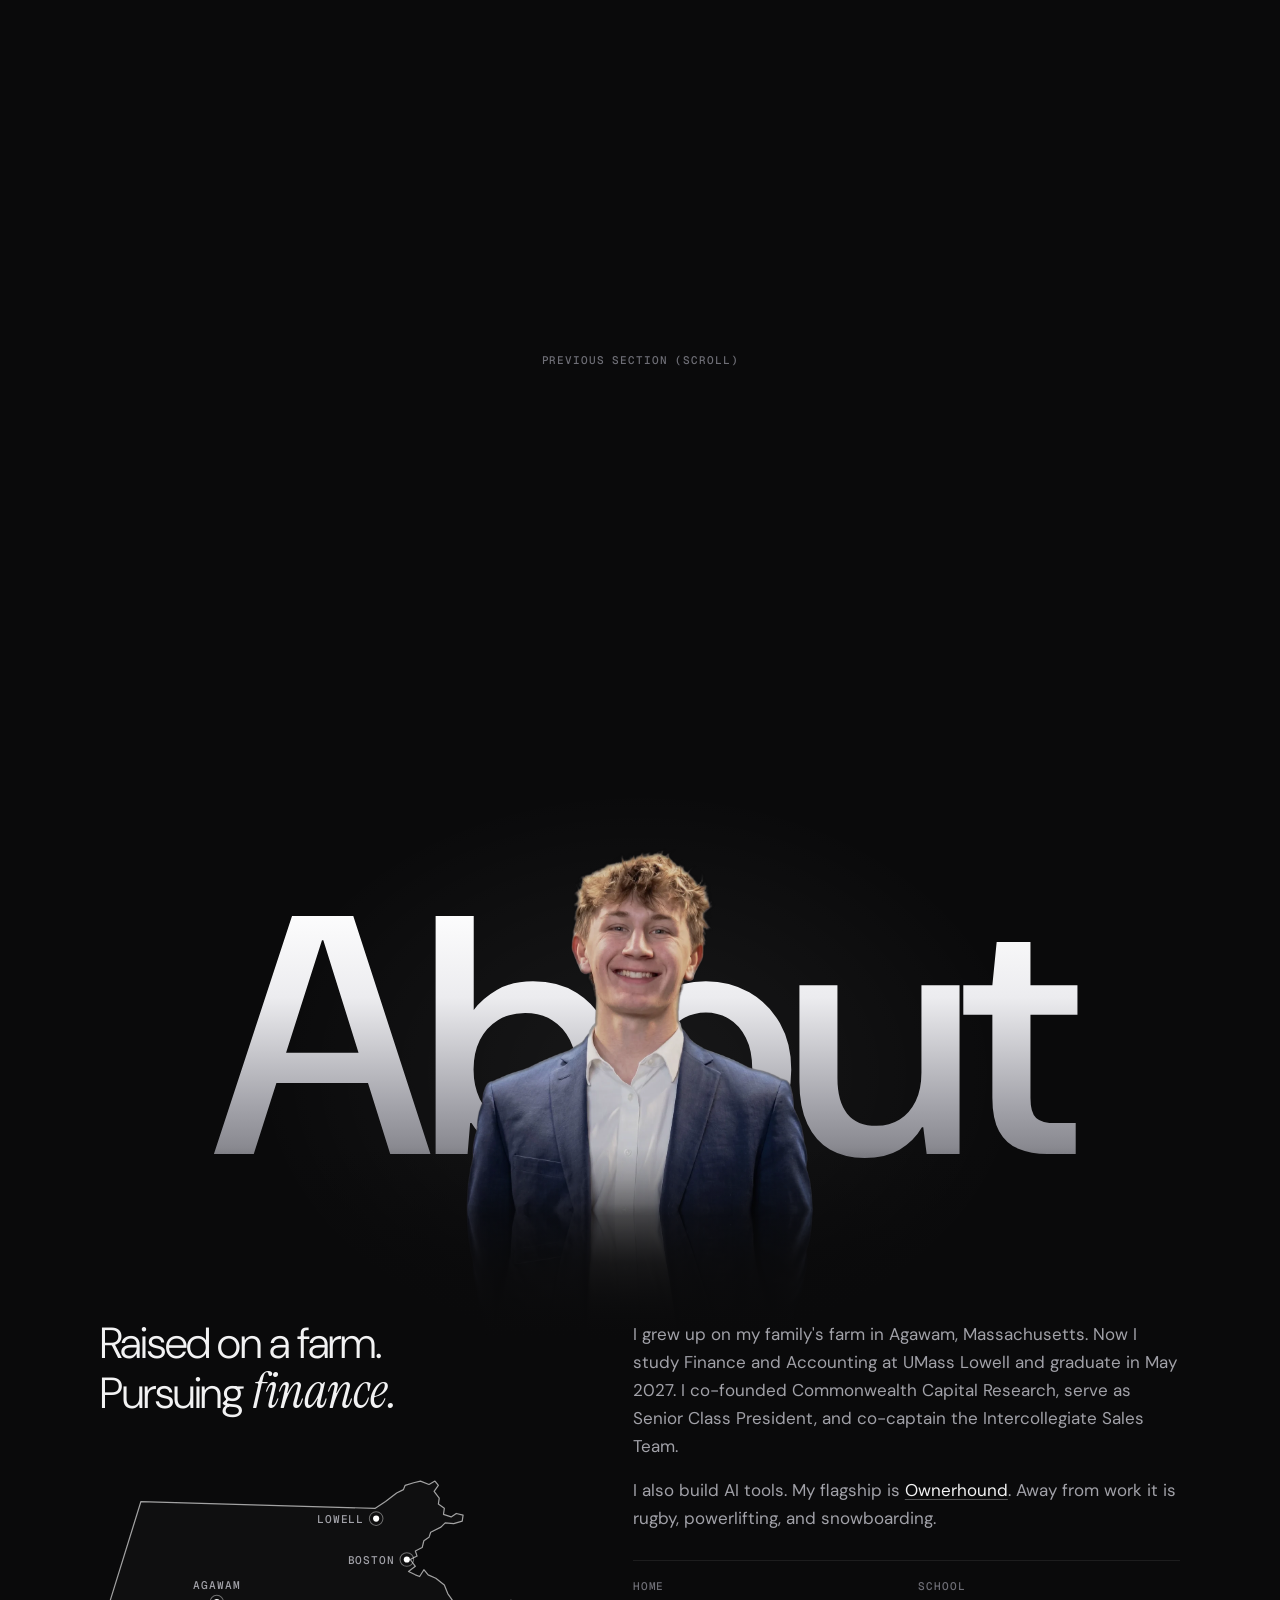
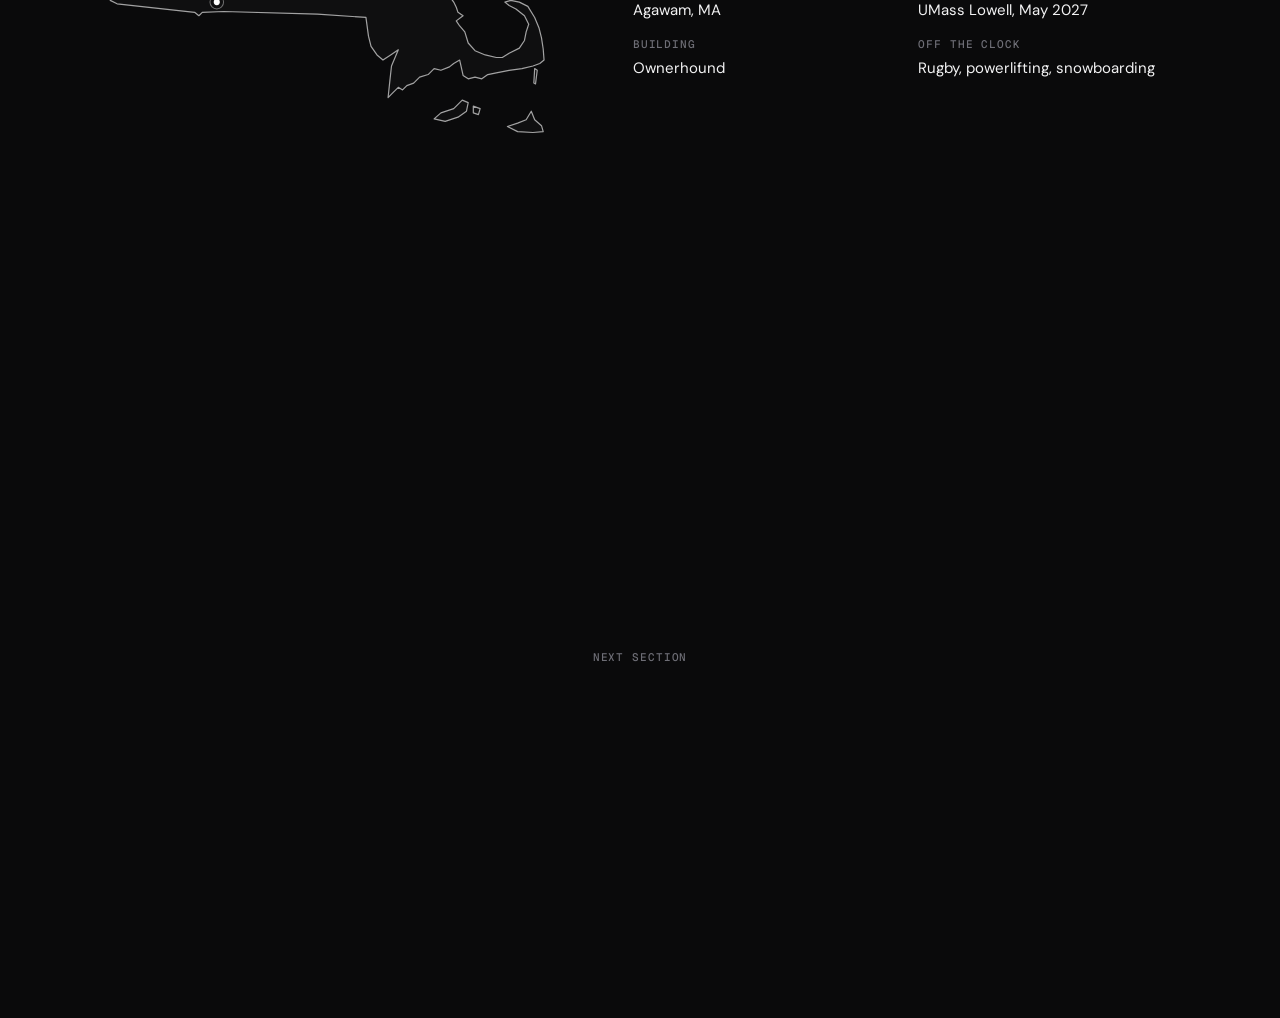
<file: sections/about/demo.html>
<!doctype html>
<html lang="en">
<head>
<meta charset="utf-8">
<meta name="viewport" content="width=device-width, initial-scale=1">
<title>About demo</title>
<!-- Resolve every path from the repo root, so the fragment's img/about/... paths work here as they will in index.html -->
<base href="../../">
<link rel="stylesheet" href="site.css">
<link rel="preconnect" href="https://fonts.googleapis.com">
<link rel="preconnect" href="https://fonts.gstatic.com" crossorigin>
<link href="https://fonts.googleapis.com/css2?family=Instrument+Serif:ital@0;1&display=swap" rel="stylesheet">
<link rel="stylesheet" href="sections/about/section.css">
<style>
  /* Demo only: neighbours above and below, to show the section entering on scroll and melting into black */
  html, body { background: #0a0a0b; }
  .demo-solo .demo-gap { display: none; }
  .demo-gap { min-height: 80vh; display: grid; place-items: center; color: #6e6e76; font: 500 11px/1 var(--mono); letter-spacing: .08em; text-transform: uppercase; }
</style>
<script>/* ?solo hides the neighbours, for screenshots */ if (/solo|st-poster/.test(location.search)) document.documentElement.classList.add("demo-solo");</script>
</head>
<body>
<div class="demo-gap">Previous section (scroll)</div>

<!-- Fragment: sections/about/section.html -->
<section id="about" class="ab" aria-labelledby="ab-title">
  <div class="ab-stage">
    <h2 class="ab-word" id="ab-title">About</h2>
    <figure class="ab-figure">
      <!-- Placeholder until img/about/cole-suit-cutout.webp exists; section.js hides it once the photo loads -->
      <svg class="ab-ph" viewBox="0 0 400 760" role="img" aria-label="Placeholder silhouette, photo coming soon">
        <defs>
          <linearGradient id="ab-ph-fill" x1="0" y1="0" x2="0" y2="1">
            <stop offset="0" stop-color="#4a4a52"/>
            <stop offset=".55" stop-color="#2a2a30"/>
            <stop offset="1" stop-color="#18181b"/>
          </linearGradient>
        </defs>
        <g fill="url(#ab-ph-fill)" stroke="rgb(255 255 255 / .28)" stroke-width="2" stroke-dasharray="7 7">
          <path d="M172 176 C138 188 96 196 72 220 C48 244 42 292 40 344 L30 560 C28 602 34 642 44 684 L58 760 L342 760 L356 684 C366 642 372 602 370 560 L360 344 C358 292 352 244 328 220 C304 196 262 188 228 176 Z"/>
          <ellipse cx="200" cy="96" rx="54" ry="66"/>
        </g>
        <path d="M176 182 L200 300 L224 182 Z" fill="#5a5a62"/>
        <path d="M194 194 L206 194 L212 282 L200 304 L188 282 Z" fill="#1c1c20"/>
        <path d="M168 180 L200 318 M232 180 L200 318" stroke="#1a1a1e" stroke-width="3" fill="none"/>
        <text x="200" y="440" text-anchor="middle" class="ab-ph-label">PHOTO SLOT</text>
        <text x="200" y="466" text-anchor="middle" class="ab-ph-label ab-ph-label--sub">cole-suit-cutout.webp</text>
      </svg>
      <picture>
        <source media="(max-width: 700px)" srcset="img/about/cole-suit-cutout-sm.webp">
        <img class="ab-photo" src="img/about/cole-suit-cutout.webp" alt="Cole Stepanik in a suit" decoding="async" loading="lazy">
      </picture>
    </figure>
  </div>

  <!-- DRAFT copy, awaiting Cole's approval (see sections/about/NOTES.md) -->
  <div class="ab-body">
    <div class="ab-left">
      <p class="ab-lead">Raised on a farm. Pursuing <em>finance.</em></p>
      <!-- Massachusetts, traced from Cole's reference outline; the towns are placed by a lon/lat fit to six landmarks on it -->
      <svg class="ab-map" viewBox="40 145 535 322" role="img" aria-label="Map of Massachusetts marking Agawam, Lowell and Boston">
        <g class="ab-ma">
          <path d="M88 182 L363 190 L375 182 L388 172 L396 168 L398 163 L408 160 L416 158 L426 162 L433 158 L437 163 L432 170 L438 178 L437 185 L444 190 L443 197 L452 200 L458 196 L466 198 L465 205 L455 208 L445 207 L440 212 L428 218 L426 224 L420 228 L418 236 L410 240 L412 246 L404 250 L410 258 L402 264 L410 268 L415 270 L420 262 L425 268 L434 272 L444 280 L448 290 L455 300 L458 306 L460 312 L466 316 L458 322 L462 328 L468 335 L472 348 L480 357 L492 362 L505 365 L512 365 L520 360 L532 354 L538 345 L540 335 L543 326 L538 316 L528 308 L520 304 L515 300 L522 298 L532 300 L542 305 L550 318 L555 330 L558 342 L560 355 L561 368 L556 372 L548 375 L535 378 L520 380 L505 383 L495 385 L488 390 L480 388 L472 390 L466 386 L462 368 L455 372 L450 376 L440 380 L432 378 L425 385 L415 388 L408 395 L400 398 L395 403 L390 400 L382 408 L378 412 L380 393 L382 375 L390 356 L381 362 L372 368 L365 362 L358 352 L355 340 L352 318 L295 314 L185 311 L160 312 L156 316 L151 312 L60 302 L52 298 Z"/>
          <path d="M432 437 L440 430 L455 425 L465 415 L472 418 L470 428 L460 435 L445 440 Z"/>
          <path d="M478 422 L486 425 L484 432 L478 430 Z"/>
          <path d="M518 446 L530 442 L540 438 L546 428 L550 438 L558 445 L560 452 L548 453 L530 452 Z"/>
          <path d="M550 378 L553 380 L551 396 L549 395 Z"/>
        </g>
        <g class="ab-pin" style="--d:0s"><circle class="ab-ring" cx="177" cy="300" r="8"/><circle cx="177" cy="300" r="3.6"/><text x="177" y="285" text-anchor="middle">Agawam</text></g>
        <g class="ab-pin" style="--d:.6s"><circle class="ab-ring" cx="364" cy="202" r="8"/><circle cx="364" cy="202" r="3.6"/><text x="350" y="207" text-anchor="end">Lowell</text></g>
        <g class="ab-pin" style="--d:1.2s"><circle class="ab-ring" cx="400" cy="250" r="8"/><circle cx="400" cy="250" r="3.6"/><text x="386" y="255" text-anchor="end">Boston</text></g>
      </svg>
    </div>
    <div class="ab-text">
      <p>I grew up on my family's farm in Agawam, Massachusetts. Now I study Finance and Accounting at UMass Lowell and graduate in May 2027. I co-founded Commonwealth Capital Research, serve as Senior Class President, and co-captain the Intercollegiate Sales Team.</p>
      <p>I also build AI tools. My flagship is <a href="https://ownerhound.com" target="_blank" rel="noopener">Ownerhound</a>. Away from work it is rugby, powerlifting, and snowboarding.</p>
      <dl class="ab-facts">
        <div><dt>Home</dt><dd>Agawam, MA</dd></div>
        <div><dt>School</dt><dd>UMass Lowell, May 2027</dd></div>
        <div><dt>Building</dt><dd>Ownerhound</dd></div>
        <div><dt>Off the clock</dt><dd>Rugby, powerlifting, snowboarding</dd></div>
      </dl>
    </div>
  </div>
</section>

<div class="demo-gap">Next section</div>
<script src="sections/about/section.js"></script>
</body>
</html>
</file>
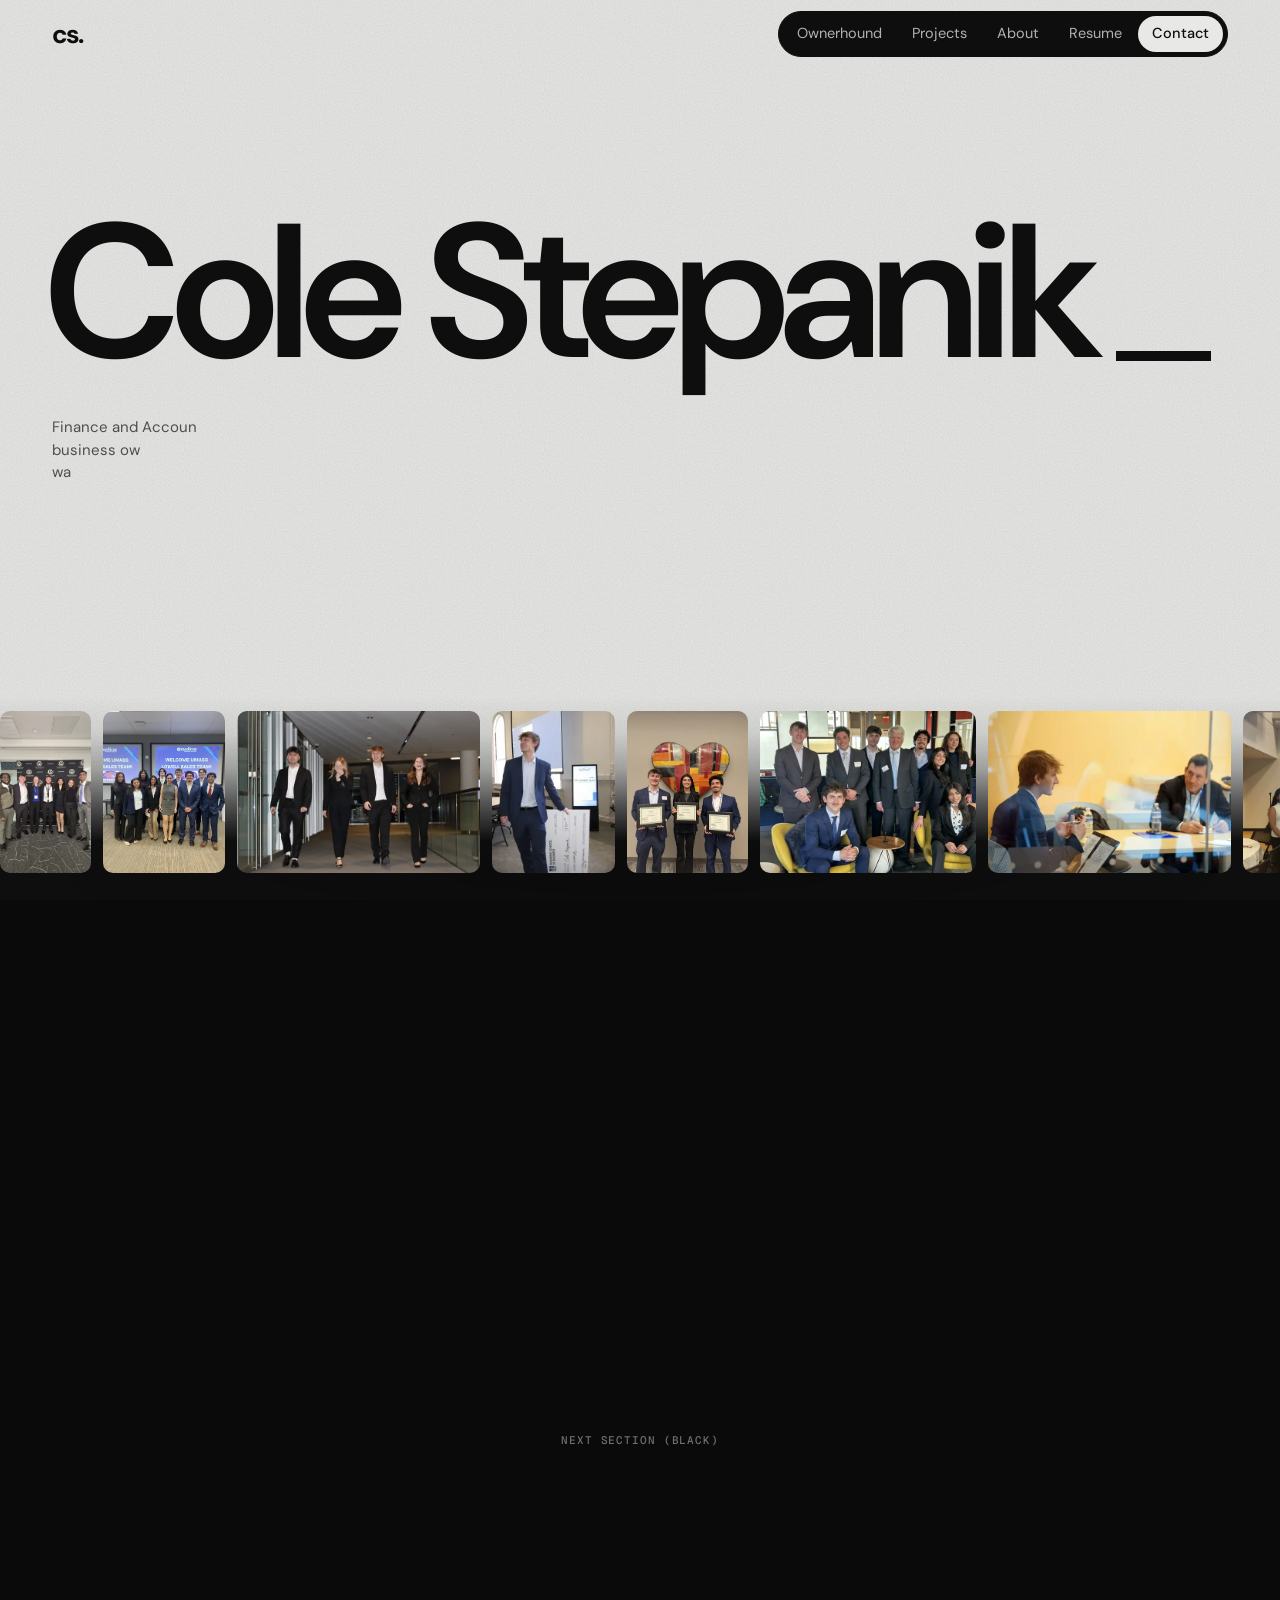
<file: sections/hero/demo.html>
<!doctype html>
<html lang="en">
<head>
<meta charset="utf-8">
<meta name="viewport" content="width=device-width, initial-scale=1">
<title>Hero demo</title>
<!-- Resolve every path from the repo root, as in index.html -->
<base href="../../">
<link rel="preload" href="fonts/dm-sans.woff2" as="font" type="font/woff2" crossorigin>
<link rel="stylesheet" href="site.css">
<link rel="stylesheet" href="sections/hero/section.css">
<style>
  /* Demo only: a black next section, to show the band bridging into the dark page */
  .demo-next { min-height: 120vh; display: grid; place-items: center; background: #0a0a0b; color: #6e6e76; font: 500 11px/1 var(--mono); letter-spacing: .08em; text-transform: uppercase; }
</style>
</head>
<body>
<div class="progress" aria-hidden="true"></div>
<!-- Same nav markup as index.html -->
<header class="nav nav--pill nav-on-light" id="nav">
  <div class="wrap">
    <a class="brand" href="#top" aria-label="Cole Stepanik, home">cs.</a>
    <nav class="nav-pill" aria-label="Primary">
      <a href="#ownerhound">Ownerhound</a>
      <a href="#work" class="hide-sm">Projects</a>
      <a href="#about" class="hide-sm">About</a>
      <a href="#resume">Resume</a>
      <a href="#contact" class="nav-cta">Contact</a>
    </nav>
  </div>
</header>
<main id="top">
<!-- Pasted from sections/hero/section.html. Regenerate this block if the fragment changes. -->
<!-- Hero: type only on light concrete. Huge name, the lede, "Let's talk" with the email, and a black band with the headline scrolling sideways. Styles: sections/hero/section.css, script: sections/hero/section.js -->
<section class="hx" id="hero" aria-labelledby="hx-title">
  <!-- Hide the text before the first paint so it can be typed in (section.js). Skipped under reduced motion; a fallback timer shows it if the script never runs. -->
  <script>(function(h){if(!window.matchMedia||matchMedia('(prefers-reduced-motion: reduce)').matches)return;h.classList.add('hx-will-type');setTimeout(function(){if(!h.classList.contains('hx-typing'))h.classList.remove('hx-will-type')},3000)})(document.getElementById('hero'))</script>
  <div class="hx-grain" aria-hidden="true"></div>

  <div class="hx-inner">
    <h1 class="hx-title" id="hx-title"><span class="hx-name"><span>Cole</span> <span>Stepanik</span></span><span class="hx-sr"> does the work, then automates it.</span></h1>
    <div class="hx-sub">
      <p class="hx-lede">Finance and Accounting senior at UMass Lowell. I cold call business owners for a search fund, so I built the workspace I wanted: Ownerhound.</p>
      <p class="hx-talk"><span class="hx-talk-k">Let's talk</span> <a class="hx-mail" href="mailto:colestepanik39@gmail.com">colestepanik39@gmail.com</a></p>
    </div>
  </div>

  <!-- Photos from competitions and club events. The second group is a copy, so the loop has no seam. -->
  <div class="hx-band hx-band--photos hx-band--over">
    <div class="hx-track">
      <div class="hx-group"><img src="img/hero/band/gimage.webp" width="237" height="420" alt="Cole with fellow students at a business school event" decoding="async"><img src="img/hero/band/g4.webp" width="315" height="420" alt="The UMass Lowell Sales Team at the Medicus sales competition" decoding="async"><img src="img/hero/band/g9.webp" width="630" height="420" alt="Cole and teammates walking through an office in suits" decoding="async"><img src="img/hero/band/g12.webp" width="318" height="420" alt="Cole holding a presentation check at a Manning School of Business event" decoding="async"><img src="img/hero/band/g7.webp" width="315" height="420" alt="Cole and teammates holding award certificates" decoding="async"><img src="img/hero/band/g6.webp" width="560" height="420" alt="Cole with classmates and an industry guest" decoding="async"><img src="img/hero/band/g11.webp" width="630" height="420" alt="Cole in a meeting across the table from a professional" decoding="async"><img src="img/hero/band/g15.webp" width="560" height="420" alt="Group photo at a Manning Leaders Discussion event" decoding="async"><img src="img/hero/band/g8.webp" width="315" height="420" alt="Cole and three teammates holding award certificates" decoding="async"><img src="img/hero/band/g18.webp" width="560" height="420" alt="Cole with classmates on a rooftop under the Citgo sign in Boston" decoding="async"><img src="img/hero/band/g3.webp" width="560" height="420" alt="Cole working on a case in a conference room" decoding="async"><img src="img/hero/band/g14.webp" width="560" height="420" alt="Students and faculty at an awards event" decoding="async"></div>
      <div class="hx-group" aria-hidden="true"><img src="img/hero/band/gimage.webp" width="237" height="420" alt="" decoding="async"><img src="img/hero/band/g4.webp" width="315" height="420" alt="" decoding="async"><img src="img/hero/band/g9.webp" width="630" height="420" alt="" decoding="async"><img src="img/hero/band/g12.webp" width="318" height="420" alt="" decoding="async"><img src="img/hero/band/g7.webp" width="315" height="420" alt="" decoding="async"><img src="img/hero/band/g6.webp" width="560" height="420" alt="" decoding="async"><img src="img/hero/band/g11.webp" width="630" height="420" alt="" decoding="async"><img src="img/hero/band/g15.webp" width="560" height="420" alt="" decoding="async"><img src="img/hero/band/g8.webp" width="315" height="420" alt="" decoding="async"><img src="img/hero/band/g18.webp" width="560" height="420" alt="" decoding="async"><img src="img/hero/band/g3.webp" width="560" height="420" alt="" decoding="async"><img src="img/hero/band/g14.webp" width="560" height="420" alt="" decoding="async"></div>
    </div>
  </div>
</section>
<div class="demo-next" id="ownerhound">Next section (black)</div>
</main>
<script>
(function () {
  var nav = document.getElementById('nav');
  var s = document.createElement('div');
  s.style.cssText = 'position:absolute;top:0;height:40px;width:1px;pointer-events:none';
  document.body.prepend(s);
  new IntersectionObserver(function (e) { nav.classList.toggle('scrolled', !e[0].isIntersecting); }).observe(s);
})();
</script>
<script src="sections/hero/section.js"></script>
</body>
</html>
</file>
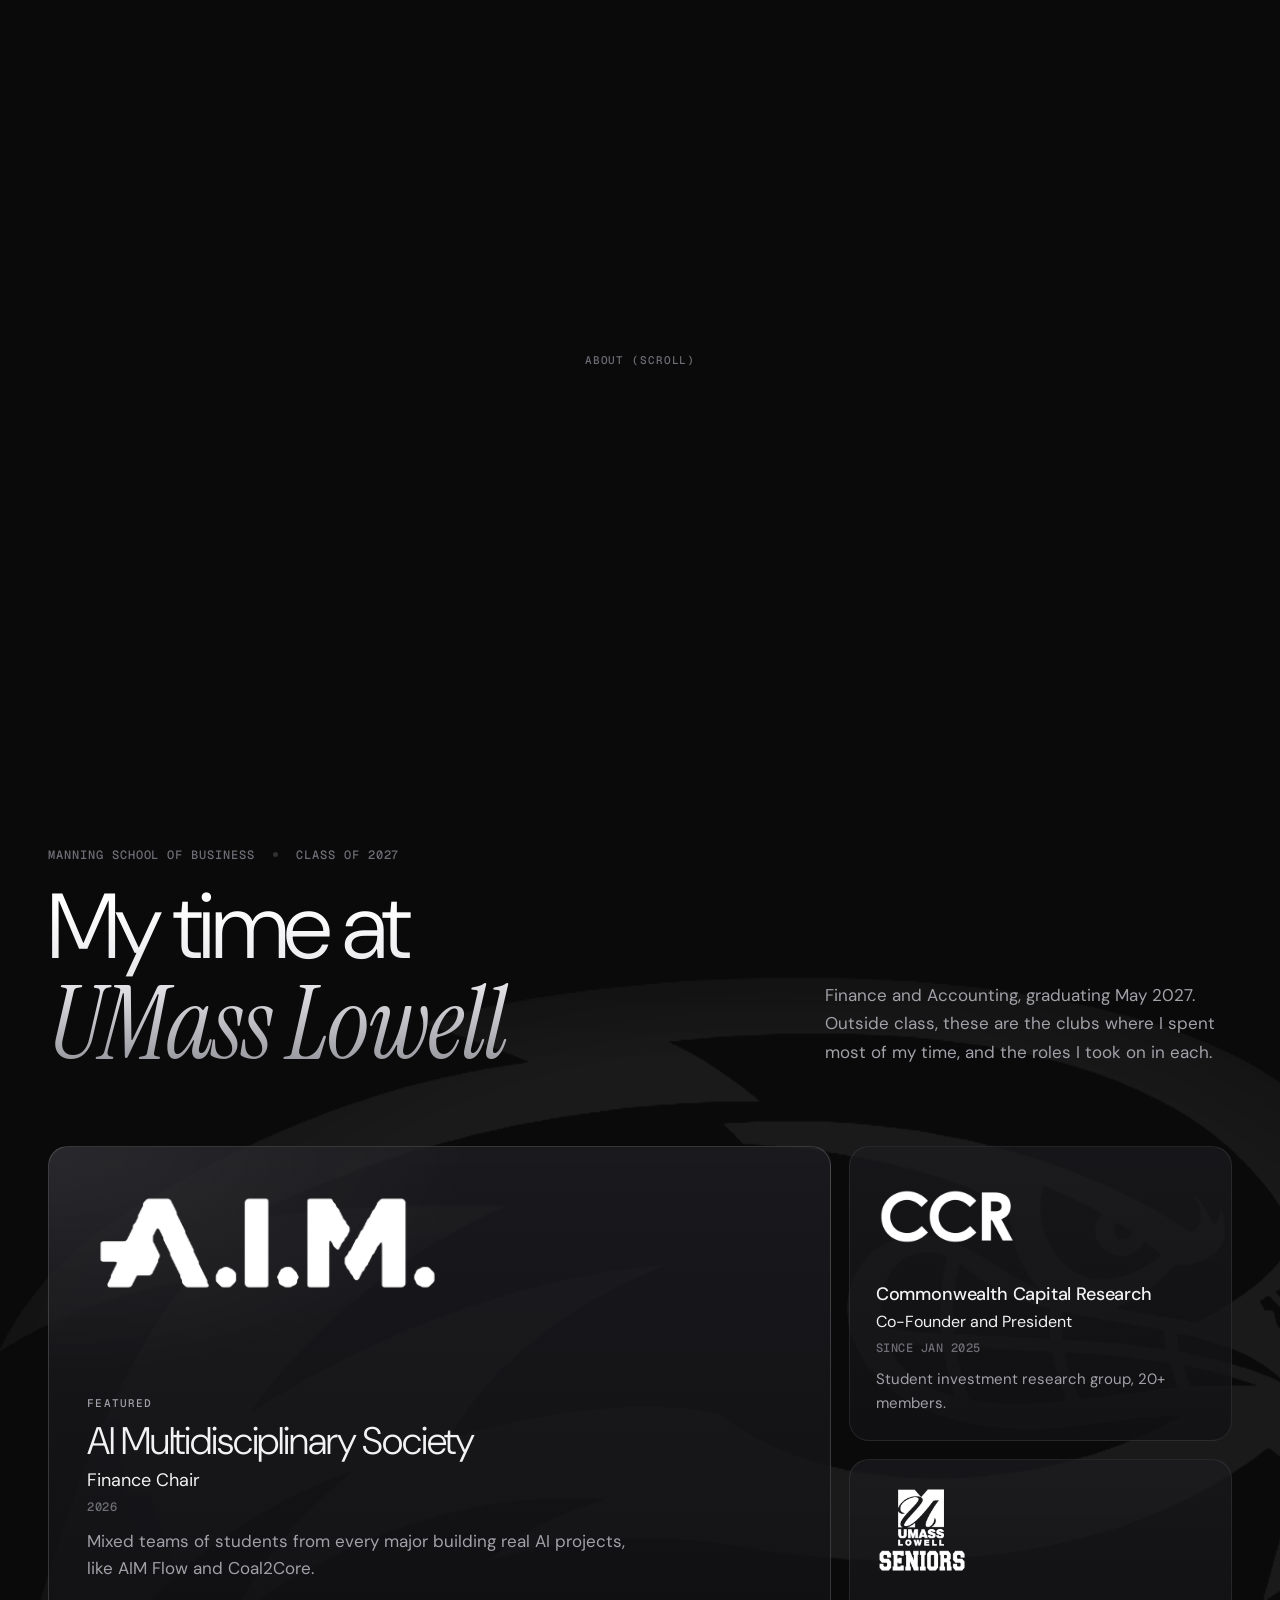
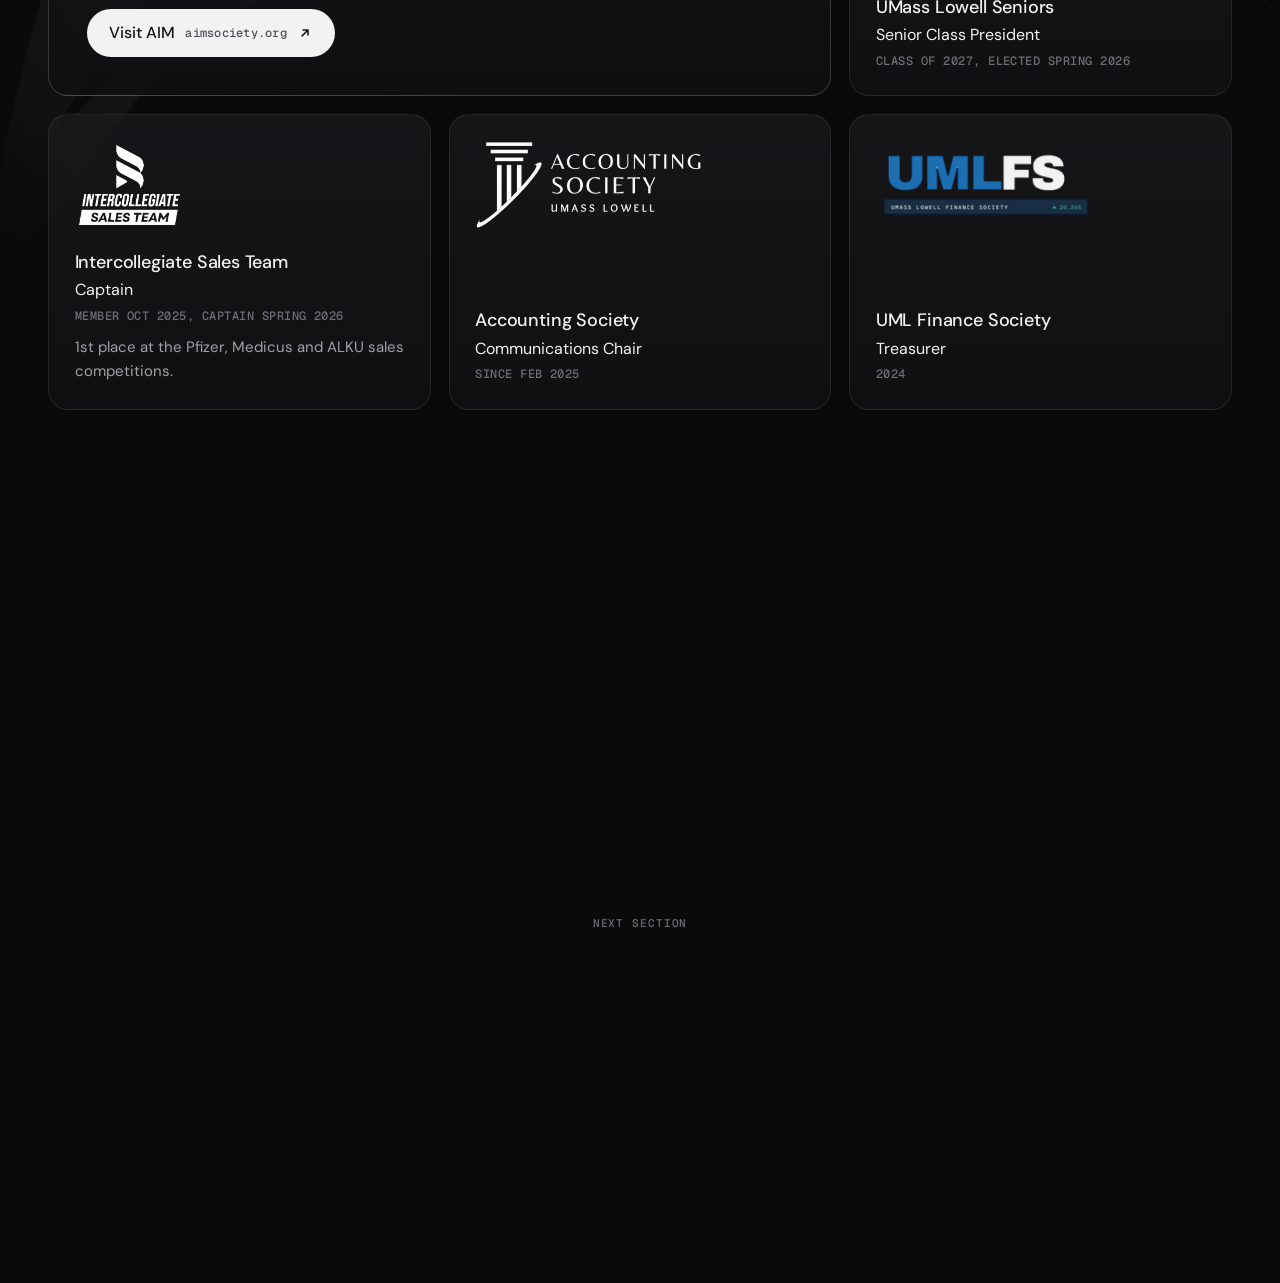
<file: sections/umass/demo.html>
<!doctype html>
<html lang="en">
<head>
<meta charset="utf-8">
<meta name="viewport" content="width=device-width, initial-scale=1">
<title>UMass Lowell demo</title>
<!-- Resolve every path from the repo root, so the fragment's img/umass/... paths work here as they will in index.html -->
<base href="../../">
<link rel="stylesheet" href="site.css">
<link rel="preconnect" href="https://fonts.googleapis.com">
<link rel="preconnect" href="https://fonts.gstatic.com" crossorigin>
<link href="https://fonts.googleapis.com/css2?family=Instrument+Serif:ital@0;1&display=swap" rel="stylesheet">
<link rel="stylesheet" href="sections/umass/section.css">
<style>
  /* Demo only: neighbours above and below, to show the section entering on scroll and melting into black */
  html, body { background: #0a0a0b; }
  .demo-solo .demo-gap { display: none; }
  .demo-gap { min-height: 80vh; display: grid; place-items: center; color: #6e6e76; font: 500 11px/1 var(--mono); letter-spacing: .08em; text-transform: uppercase; }
</style>
<script>/* ?solo hides the neighbours, for screenshots */ if (/solo/.test(location.search)) document.documentElement.classList.add("demo-solo");</script>
</head>
<body>
<div class="demo-gap">About (scroll)</div>

<!-- Fragment: sections/umass/section.html (generated by make_demo.py, do not edit here) -->
<section id="umass" class="um" aria-labelledby="um-title">
  <!-- Riverhawk watermark: white mark, faded to about 6% and masked into black at top and bottom -->
  <div class="um-bg" aria-hidden="true">
    <img class="um-hawk" src="img/umass/riverhawk-watermark.webp" alt="" width="992" height="654" decoding="async" loading="lazy">
  </div>

  <!-- DRAFT copy, awaiting Cole's approval (see sections/umass/NOTES.md) -->
  <header class="um-head">
    <p class="um-eyebrow"><span>Manning School of Business</span><span>Class of 2027</span></p>
    <h2 class="um-title" id="um-title"><span>My time at</span> <em>UMass Lowell</em></h2>
    <p class="um-intro">Finance and Accounting, graduating May 2027. Outside class, these are the clubs where I spent most of my time, and the roles I took on in each.</p>
  </header>

  <!-- Links: an <a> with no href renders as plain text. Add href="https://..." to a card's name link and the whole card becomes clickable (section.js opens external links in a new tab). -->
  <div class="um-grid">
    <article class="um-card um-card--feature" style="--i: 0">
      <div class="um-logo"><img src="img/umass/aim.webp" alt="" width="760" height="243" decoding="async" loading="lazy"></div>
      <div class="um-meta">
        <p class="um-tag">Featured</p>
        <h3 class="um-name"><a>AI Multidisciplinary Society</a></h3>
        <p class="um-role">Finance Chair</p>
        <p class="um-when">2026</p>
        <p class="um-note">Mixed teams of students from every major building real AI projects, like AIM Flow and Coal2Core.</p>
      </div>
      <a class="um-cta" href="https://www.aimsociety.org/projects">Visit AIM <span class="um-cta-sub">aimsociety.org</span><svg viewBox="0 0 16 16" aria-hidden="true"><path d="M5 11 11 5M6 5h5v5" fill="none" stroke="currentColor" stroke-width="1.6" stroke-linecap="round" stroke-linejoin="round"/></svg></a>
    </article>

    <article class="um-card" style="--i: 1; --s: .7">
      <div class="um-logo"><img src="img/umass/ccr.webp" alt="" width="360" height="156" decoding="async" loading="lazy"></div>
      <div class="um-meta">
        <h3 class="um-name"><a>Commonwealth Capital Research</a></h3>
        <p class="um-role">Co-Founder and President</p>
        <p class="um-when">Since Jan 2025</p>
        <p class="um-note">Student investment research group, 20+ members.</p>
      </div>
      <span class="um-go" aria-hidden="true"><svg viewBox="0 0 16 16"><path d="M5 11 11 5M6 5h5v5" fill="none" stroke="currentColor" stroke-width="1.6" stroke-linecap="round" stroke-linejoin="round"/></svg></span>
    </article>

    <article class="um-card" style="--i: 2">
      <div class="um-logo"><img src="img/umass/seniors.webp" alt="" width="300" height="286" decoding="async" loading="lazy"></div>
      <div class="um-meta">
        <h3 class="um-name"><a>UMass Lowell Seniors</a></h3>
        <p class="um-role">Senior Class President</p>
        <p class="um-when">Class of 2027, elected spring 2026</p>
      </div>
      <span class="um-go" aria-hidden="true"><svg viewBox="0 0 16 16"><path d="M5 11 11 5M6 5h5v5" fill="none" stroke="currentColor" stroke-width="1.6" stroke-linecap="round" stroke-linejoin="round"/></svg></span>
    </article>

    <article class="um-card" style="--i: 3">
      <div class="um-logo"><img src="img/umass/sales-team.webp" alt="" width="373" height="300" decoding="async" loading="lazy"></div>
      <div class="um-meta">
        <h3 class="um-name"><a>Intercollegiate Sales Team</a></h3>
        <p class="um-role">Captain</p>
        <p class="um-when">Member Oct 2025, Captain spring 2026</p>
        <p class="um-note">1st place at the Pfizer, Medicus and ALKU sales competitions.</p>
      </div>
      <span class="um-go" aria-hidden="true"><svg viewBox="0 0 16 16"><path d="M5 11 11 5M6 5h5v5" fill="none" stroke="currentColor" stroke-width="1.6" stroke-linecap="round" stroke-linejoin="round"/></svg></span>
    </article>

    <article class="um-card" style="--i: 4; --w: 270px">
      <div class="um-logo"><img src="img/umass/accounting-society-2.webp" alt="" width="436" height="169" decoding="async" loading="lazy"></div>
      <div class="um-meta">
        <h3 class="um-name"><a>Accounting Society</a></h3>
        <p class="um-role">Communications Chair</p>
        <p class="um-when">Since Feb 2025</p>
      </div>
      <span class="um-go" aria-hidden="true"><svg viewBox="0 0 16 16"><path d="M5 11 11 5M6 5h5v5" fill="none" stroke="currentColor" stroke-width="1.6" stroke-linecap="round" stroke-linejoin="round"/></svg></span>
    </article>

    <article class="um-card" style="--i: 5">
      <div class="um-logo"><img src="img/umass/umlfs.webp" alt="" width="480" height="166" decoding="async" loading="lazy"></div>
      <div class="um-meta">
        <h3 class="um-name"><a>UML Finance Society</a></h3>
        <p class="um-role">Treasurer</p>
        <p class="um-when">2024</p>
      </div>
      <span class="um-go" aria-hidden="true"><svg viewBox="0 0 16 16"><path d="M5 11 11 5M6 5h5v5" fill="none" stroke="currentColor" stroke-width="1.6" stroke-linecap="round" stroke-linejoin="round"/></svg></span>
    </article>
  </div>
</section>

<div class="demo-gap">Next section</div>
<script src="sections/umass/section.js"></script>
</body>
</html>
</file>
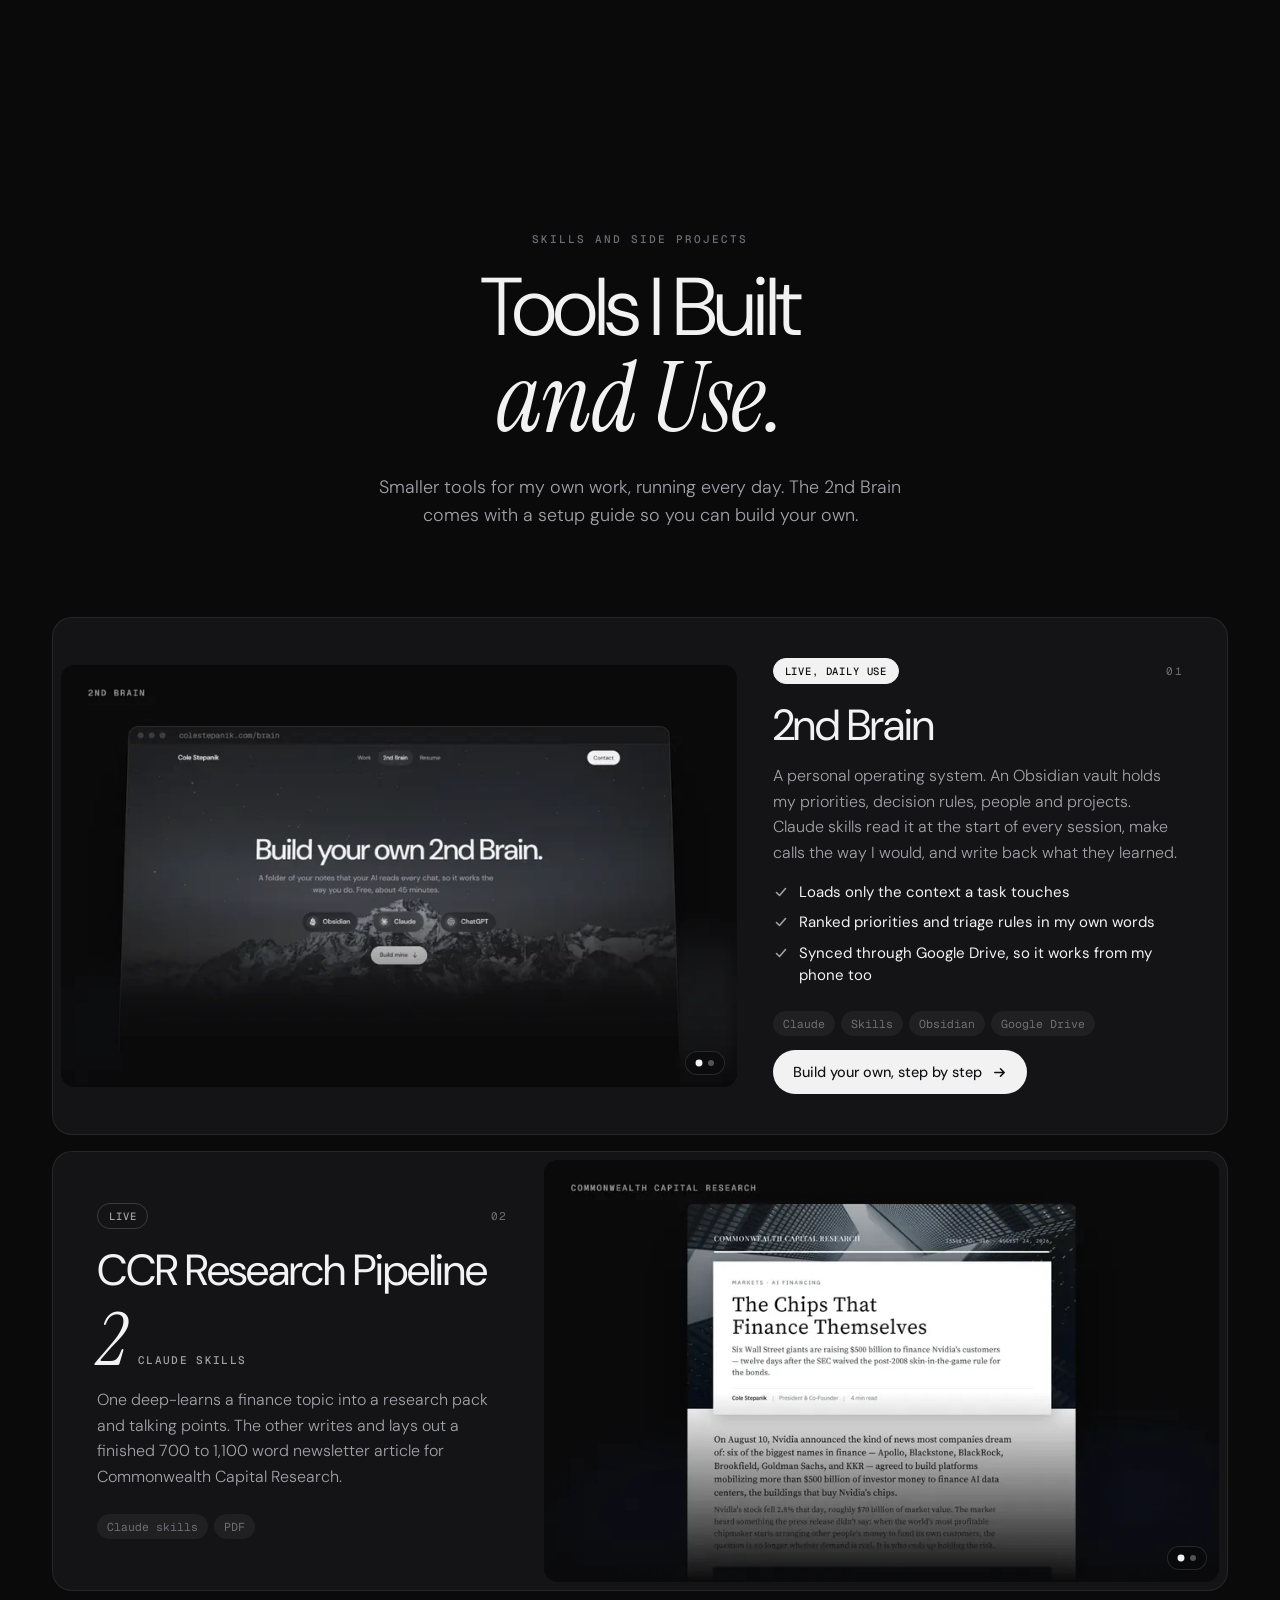
<file: sections/work/demo.html>
<!doctype html>
<html lang="en">
<head>
<meta charset="utf-8">
<meta name="viewport" content="width=device-width, initial-scale=1">
<title>Work section demo</title>
<!-- Paths in the fragment are relative to the site root, so the demo resolves from there. -->
<base href="../../">
<link rel="preload" href="fonts/dm-sans.woff2" as="font" type="font/woff2" crossorigin>
<link rel="stylesheet" href="site.css">
<link href="https://fonts.googleapis.com/css2?family=Instrument+Serif:ital@0;1&display=swap" rel="stylesheet">
<link rel="stylesheet" href="sections/work/section.css">
<style>body { background: #0a0a0b; } .demo-spacer { height: 80px; background: #0a0a0b; }</style>
</head>
<body>
<div class="demo-spacer"></div>
<!-- Pasted from sections/work/section.html. Regenerate this block if the fragment changes. -->
<!-- Skills and side projects. Owner: sections/work (prefix wk-). Paths are relative to the site root. -->
<section class="wk" id="work" aria-labelledby="wk-title">
  <div class="wk-wrap">
    <header class="wk-head">
      <p class="wk-eyebrow">Skills and side projects</p>
      <h2 class="wk-title" id="wk-title"><span class="wk-t1">Tools I Built</span> <span class="wk-t2">and Use.</span></h2>
      <p class="wk-lede">Smaller tools for my own work, running every day. The 2nd Brain comes with a setup guide so you can build your own.</p>
    </header>

    <ol class="wk-grid">
      <li class="wk-tile wk-feature" id="second-brain" data-wk-swap data-wk-graph>
        <div class="wk-media">
          <img class="wk-img wk-img-a" src="img/work/brain-a-sm.webp" srcset="img/work/brain-a-sm.webp 800w, img/work/brain-a.webp 1600w" sizes="(max-width: 760px) calc(100vw - 32px), 700px" width="1600" height="1000" alt="The Build your own 2nd Brain guide, opening view with Obsidian, Claude and ChatGPT." loading="lazy" decoding="async">
          <img class="wk-img wk-img-b" src="img/work/brain-b-sm.webp" srcset="img/work/brain-b-sm.webp 800w, img/work/brain-b.webp 1600w" sizes="(max-width: 760px) calc(100vw - 32px), 700px" width="1600" height="1000" alt="Phase 1 of the 2nd Brain guide, Build the vault, next to the assistant picker." loading="lazy" decoding="async">
          <button class="wk-swap" type="button" aria-pressed="false" aria-label="Show the second image for 2nd Brain"><span class="wk-dots" aria-hidden="true"><i></i><i></i></span></button>
        </div>
        <div class="wk-copy">
          <div class="wk-meta"><span class="wk-pill wk-on">Live, daily use</span><span class="wk-n" aria-hidden="true">01</span></div>
          <h3 class="wk-h3">2nd Brain</h3>
          <p class="wk-body">A personal operating system. An Obsidian vault holds my priorities, decision rules, people and projects. Claude skills read it at the start of every session, make calls the way I would, and write back what they learned.</p>
          <ul class="wk-points">
            <li><svg class="wk-ic" viewBox="0 0 16 16" aria-hidden="true"><path d="M3.5 8.5l3 3 6-7"/></svg>Loads only the context a task touches</li>
            <li><svg class="wk-ic" viewBox="0 0 16 16" aria-hidden="true"><path d="M3.5 8.5l3 3 6-7"/></svg>Ranked priorities and triage rules in my own words</li>
            <li><svg class="wk-ic" viewBox="0 0 16 16" aria-hidden="true"><path d="M3.5 8.5l3 3 6-7"/></svg>Synced through Google Drive, so it works from my phone too</li>
          </ul>
          <div class="wk-foot">
            <ul class="wk-tags" aria-label="Built with"><li>Claude</li><li>Skills</li><li>Obsidian</li><li>Google Drive</li></ul>
            <a class="wk-link" href="brain.html">Build your own, step by step<svg class="wk-arrow" viewBox="0 0 16 16" aria-hidden="true"><path d="M3 8h10M9 4l4 4-4 4"/></svg></a>
          </div>
        </div>
      </li>
      <li class="wk-tile wk-feature wk-flip" id="ccr-research-pipeline" data-wk-swap>
        <div class="wk-media">
          <img class="wk-img wk-img-a" src="img/work/ccr-a-sm.webp" srcset="img/work/ccr-a-sm.webp 800w, img/work/ccr-a.webp 1600w" sizes="(max-width: 760px) calc(100vw - 32px), 700px" width="1600" height="1000" alt="First page of a Commonwealth Capital Research article, The Chips That Finance Themselves." loading="lazy" decoding="async">
          <img class="wk-img wk-img-b" src="img/work/ccr-c-sm.webp" srcset="img/work/ccr-c-sm.webp 800w, img/work/ccr-c.webp 1600w" sizes="(max-width: 760px) calc(100vw - 32px), 700px" width="1600" height="1000" alt="First page of another Commonwealth Capital Research article, From Subs to Stocks, by analyst Neel Phansalkar." loading="lazy" decoding="async">
          <button class="wk-swap" type="button" aria-pressed="false" aria-label="Show the second image for CCR Research Pipeline"><span class="wk-dots" aria-hidden="true"><i></i><i></i></span></button>
        </div>
        <div class="wk-copy">
          <div class="wk-meta"><span class="wk-pill">Live</span><span class="wk-n" aria-hidden="true">02</span></div>
          <h3 class="wk-h3">CCR Research Pipeline</h3>
          <p class="wk-stat">2<small>Claude skills</small></p>
          <p class="wk-body">One deep-learns a finance topic into a research pack and talking points. The other writes and lays out a finished 700 to 1,100 word newsletter article for Commonwealth Capital Research.</p>
          <div class="wk-foot">
            <ul class="wk-tags" aria-label="Built with"><li>Claude skills</li><li>PDF</li></ul>
          </div>
        </div>
      </li>
    </ol>
  </div>

</section>
<div class="demo-spacer"></div>
<script src="sections/work/section.js"></script>
</body>
</html>
</file>
